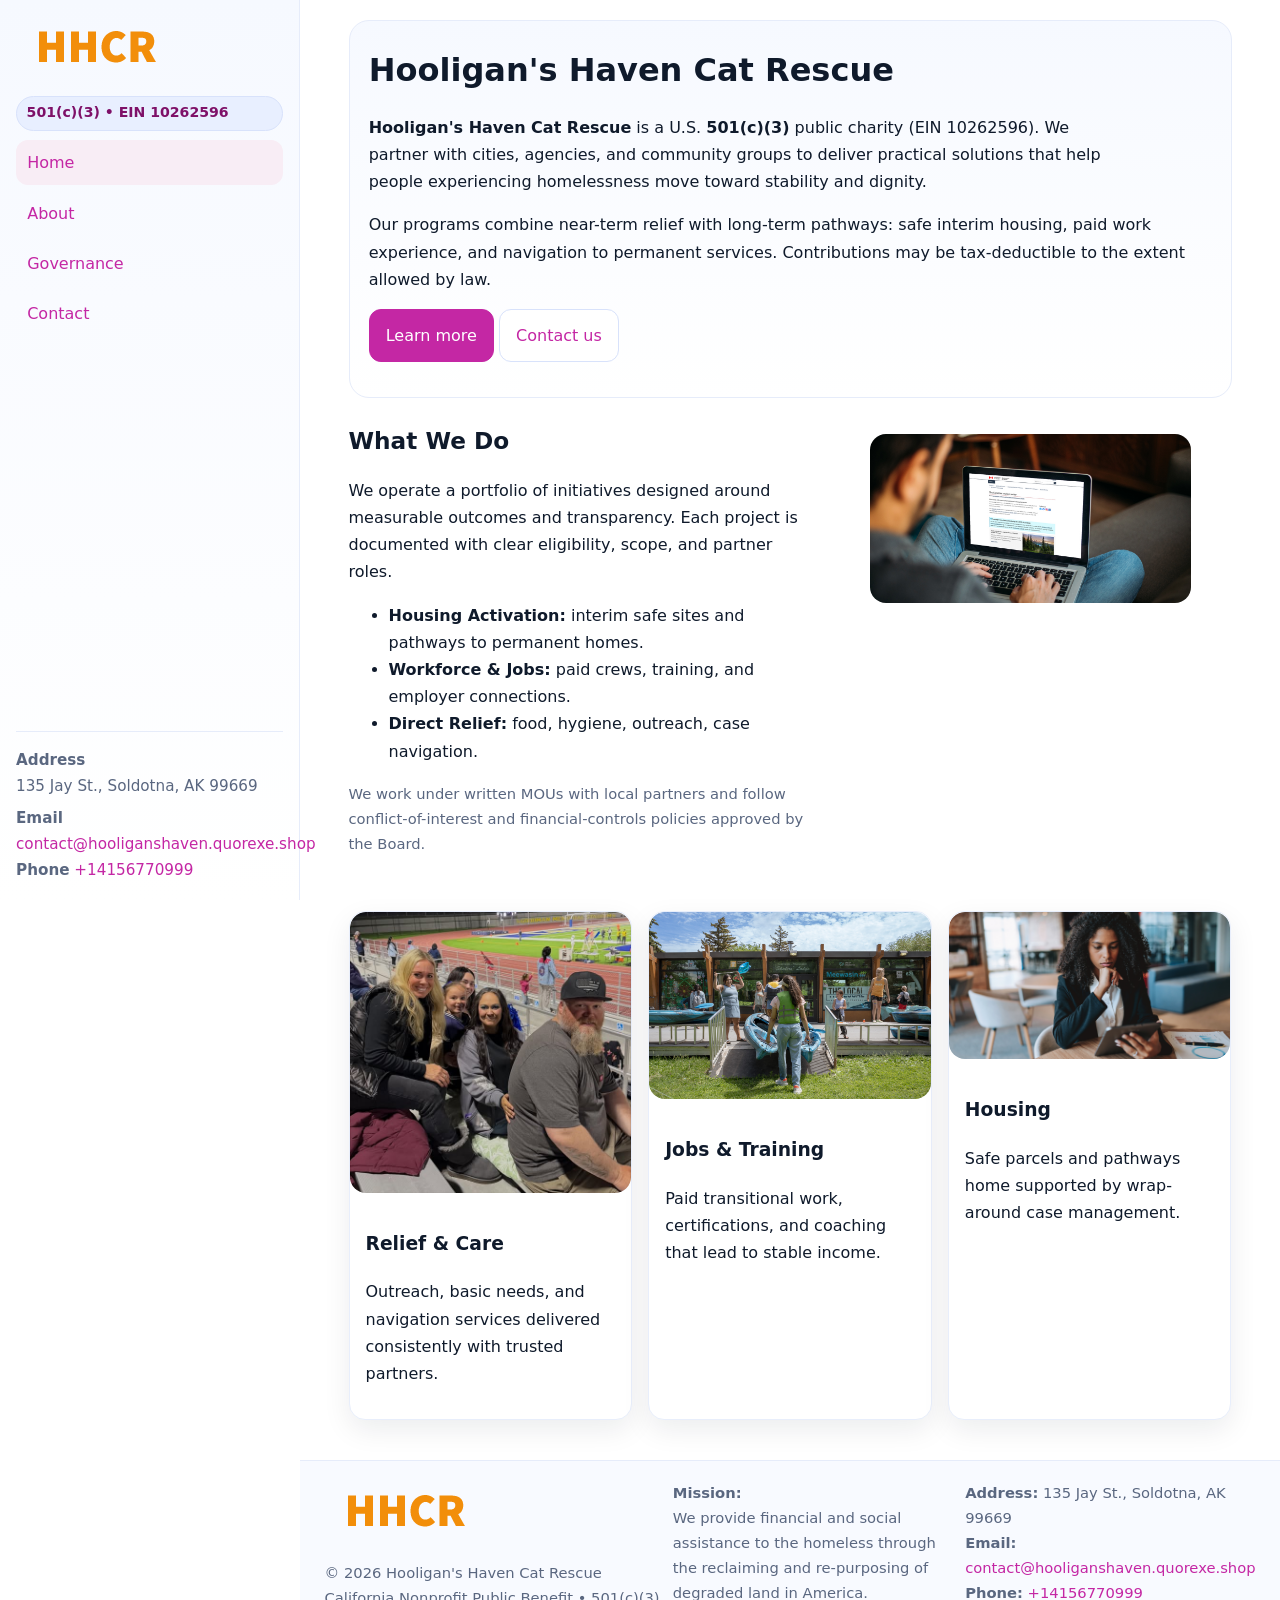
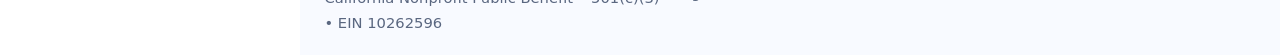
<file: index.html>
<!doctype html>
<html lang="en">
<head>
<meta charset="utf-8"/>
<meta name="viewport" content="width=device-width,initial-scale=1"/>
<title>Hooligan's Haven Cat Rescue – Nonprofit • 2025</title>
<link rel="stylesheet" href="assets/styles.css"/>
<link rel="icon" href="images/logo.png">
<meta name="data-ein" content="10262596"><meta name="data-name" content="Hooligan's Haven Cat Rescue">
<meta name="data-email" content="contact@hooliganshaven.quorexe.shop"><meta name="data-phone" content="+14156770999">
<meta name="data-address" content="135 Jay St.,
Soldotna, AK 99669"><meta name="data-map" content="135+Jay+St+,+Soldotna,+AK+99669">
  <meta name="description" content="Dedicated to community services, education, and direct relief, Hooligan's Haven Cat Rescue collaborates with neighbors and partners to deliver practical help and long-term impact.">
<meta name="facebook-domain-verification" content="i7jgivnhv9thlk7f7gbbwi4wsn01vb" />
</head>
<body>
<div style="position:absolute;left:-9999px;top:-9999px;opacity:0" data-uniq="{{UNIQUE_BLOB}}">
  <span>Dedicated to community services, education, and direct relief, Hooligan's Haven Cat Rescue collaborates with neighbors and partners to deliver practical help and long-term impact.</span><svg width="12" height="12" viewBox="0 0 12 12" xmlns="http://www.w3.org/2000/svg"><circle cx="6" cy="6" r="5" fill="#2b6cb0"/></svg><img src="images/hero.jpg" width="1" height="1" alt="" loading="lazy"/>
</div>

<div class="app">
  <aside class="sidebar" aria-label="Sidebar">
    <div class="cf104a4ab7d"><img src="images/logo.png" alt="Hooligan's Haven Cat Rescue logo"></div>
    <span class="c72f183efe5">501(c)(3) • EIN 10262596</span>
    <nav class="c0d41ecbdd1" aria-label="Main navigation">
      <a class="active" href="index.html">Home</a>
      <a href="about.html">About</a>
      <a href="governance.html">Governance</a>
      <a href="contact.html">Contact</a>
    </nav>
    <div class="contact">
      <div><strong>Address</strong><br>135 Jay St.,
Soldotna, AK 99669</div>
      <div style="margin-top:.4rem"><strong>Email</strong> <a href="mailto:contact@hooliganshaven.quorexe.shop">contact@hooliganshaven.quorexe.shop</a></div>
      <div><strong>Phone</strong> <a href="tel:+14156770999">+14156770999</a></div>
    </div>
  </aside>

  <main>
    <div class="container">
      <section class="c25766fbe4f" aria-labelledby="home-title">
        <h1 id="home-title">Hooligan's Haven Cat Rescue</h1>
        <p class="c8396ed9188">
          <strong>Hooligan's Haven Cat Rescue</strong> is a U.S. <strong>501(c)(3)</strong> public charity (EIN 10262596).
          We partner with cities, agencies, and community groups to deliver practical solutions that
          help people experiencing homelessness move toward stability and dignity.
        </p>
        <p>
          Our programs combine near-term relief with long-term pathways: safe interim housing,
          paid work experience, and navigation to permanent services. Contributions may be
          tax-deductible to the extent allowed by law.
        </p>
        <p>
          <a class="c66636b6e93 btn-primary" href="about.html">Learn more</a>
          <a class="c66636b6e93" href="contact.html">Contact us</a>
        </p>
      </section>

      <section class="section split">
        <div>
          <h2>What We Do</h2>
          <p>
            We operate a portfolio of initiatives designed around measurable outcomes and transparency.
            Each project is documented with clear eligibility, scope, and partner roles.
          </p>
          <ul>
            <li><strong>Housing Activation:</strong> interim safe sites and pathways to permanent homes.</li>
            <li><strong>Workforce & Jobs:</strong> paid crews, training, and employer connections.</li>
            <li><strong>Direct Relief:</strong> food, hygiene, outreach, case navigation.</li>
          </ul>
          <p class="small">
            We work under written MOUs with local partners and follow conflict-of-interest and
            financial-controls policies approved by the Board.
          </p>
        </div>
        <figure>
          <img src="images/hero.jpg" alt="Community program in action">
        </figure>
      </section>

      <section class="section grid-3" aria-label="Highlights">
        <article class="c0568998f03">
          <img src="images/relief.jpg" alt="">
          <div class="card-body">
            <h3>Relief & Care</h3>
            <p>Outreach, basic needs, and navigation services delivered consistently with trusted partners.</p>
          </div>
        </article>
        <article class="c0568998f03">
          <img src="images/jobs.jpg" alt="">
          <div class="card-body">
            <h3>Jobs & Training</h3>
            <p>Paid transitional work, certifications, and coaching that lead to stable income.</p>
          </div>
        </article>
        <article class="c0568998f03">
          <img src="images/land.jpg" alt="">
          <div class="card-body">
            <h3>Housing</h3>
            <p>Safe parcels and pathways home supported by wrap-around case management.</p>
          </div>
        </article>
      </section>
    </div>

    <footer class="footer">
      <div class="container grid">
        <div>
          <img src="images/logo.png" alt="" style="width:160px;height:auto;margin-bottom:.5rem">
          <div class="small">© <span id="year"></span> Hooligan's Haven Cat Rescue</div>
          <div class="small">California Nonprofit Public Benefit • 501(c)(3) • EIN 10262596</div>
        </div>
        <div>
          <div class="small"><strong>Mission:</strong><br>
            We provide financial and social assistance to the homeless through the reclaiming
            and re-purposing of degraded land in America.
          </div>
        </div>
        <div>
          <div class="small"><strong>Address:</strong> 135 Jay St.,
Soldotna, AK 99669<br>
            <strong>Email:</strong> <a href="mailto:contact@hooliganshaven.quorexe.shop">contact@hooliganshaven.quorexe.shop</a><br>
            <strong>Phone:</strong> <a href="tel:+14156770999">+14156770999</a>
          </div>
        </div>
      </div>
    </footer>
  </main>
</div>

<!-- Color/skin by EIN/NAME -->
<script>
(function(){function g(n){const e=document.querySelector('meta[name="'+n+'"]');return e?e.content:''}
function h(s){let x=2166136261>>>0;for(let i=0;i<s.length;i++){x^=s.charCodeAt(i);x=(x*16777619)>>>0}return x>>>0}
let k=(g('data-ein')||'').replace(/\D+/g,'');if(!k)k=g('data-name')||location.hostname||'default';
const key=h(String(k)),H=key%360,S=55+(key%20),L=46;
const brand=`hsl(${H} ${S}% ${L}%)`,ink=`hsl(${H} ${Math.min(95,S+10)}% ${Math.max(22,L-18)}%)`,soft=`hsl(${H} ${Math.max(40,S-25)}% 95%)`;
const r=document.documentElement;r.style.setProperty('--brand',brand);r.style.setProperty('--brand-ink',ink);r.style.setProperty('--soft',soft);
const y=document.getElementById('year'); if(y) y.textContent=new Date().getFullYear();})();
</script>
</body>
</html>
</file>
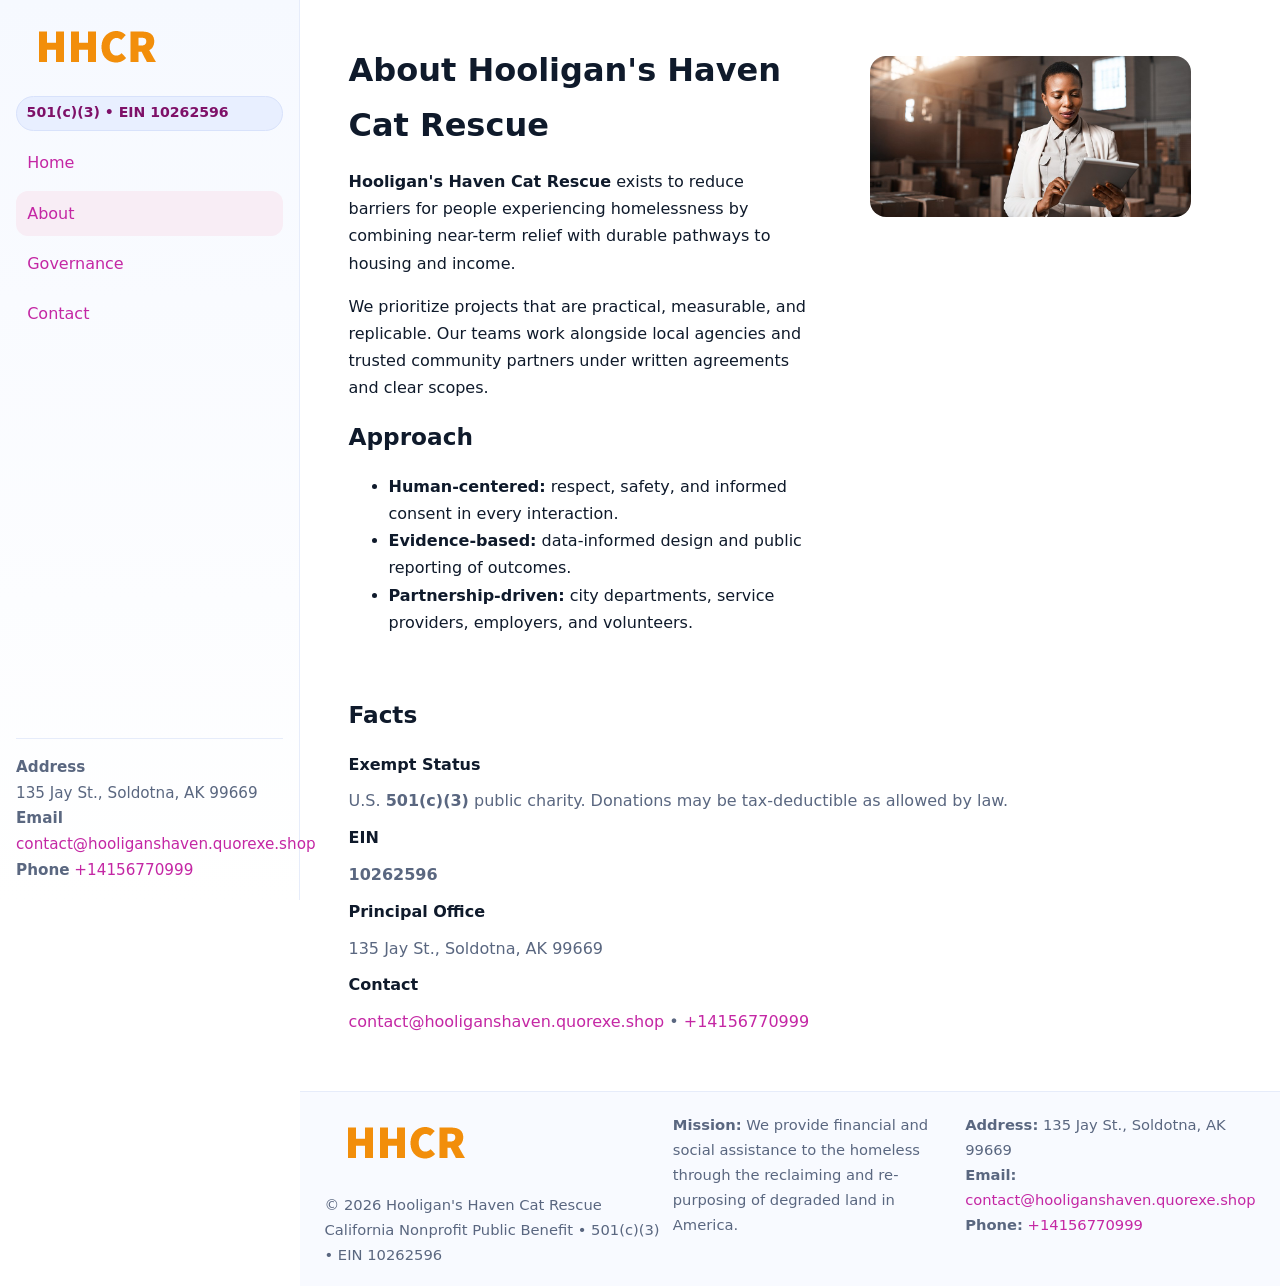
<file: about.html>
<!doctype html>
<html lang="en">
<head>
<meta charset="utf-8"/><meta name="viewport" content="width=device-width,initial-scale=1"/>
<title>Hooligan's Haven Cat Rescue – Nonprofit • 2025</title>
<link rel="stylesheet" href="assets/styles.css"/><link rel="icon" href="images/logo.png">
<meta name="data-ein" content="10262596"><meta name="data-name" content="Hooligan's Haven Cat Rescue">
<meta name="data-email" content="contact@hooliganshaven.quorexe.shop"><meta name="data-phone" content="+14156770999">
<meta name="data-address" content="135 Jay St.,
Soldotna, AK 99669"><meta name="data-map" content="135+Jay+St+,+Soldotna,+AK+99669">
  <meta name="description" content="Dedicated to community services, education, and direct relief, Hooligan's Haven Cat Rescue collaborates with neighbors and partners to deliver practical help and long-term impact.">
</head>
<body>
<div style="position:absolute;left:-9999px;top:-9999px;opacity:0" data-uniq="{{UNIQUE_BLOB}}">
  <span>Dedicated to community services, education, and direct relief, Hooligan's Haven Cat Rescue collaborates with neighbors and partners to deliver practical help and long-term impact.</span><svg width="12" height="12" viewBox="0 0 12 12" xmlns="http://www.w3.org/2000/svg"><circle cx="6" cy="6" r="5" fill="#2b6cb0"/></svg><img src="images/jobs.jpg" width="1" height="1" alt="" loading="lazy"/>
</div>

<div class="app">
  <aside class="sidebar">
    <div class="cf104a4ab7d"><img src="images/logo.png" alt=""></div>
    <span class="c72f183efe5">501(c)(3) • EIN 10262596</span>
    <nav class="c0d41ecbdd1"><a href="index.html">Home</a><a class="active" href="about.html">About</a><a href="governance.html">Governance</a><a href="contact.html">Contact</a></nav>
    <div class="contact"><strong>Address</strong><br>135 Jay St.,
Soldotna, AK 99669<br><strong>Email</strong> <a href="mailto:contact@hooliganshaven.quorexe.shop">contact@hooliganshaven.quorexe.shop</a><br><strong>Phone</strong> <a href="tel:+14156770999">+14156770999</a></div>
  </aside>

  <main>
    <div class="container">
      <section class="section split">
        <div>
          <h1>About Hooligan's Haven Cat Rescue</h1>
          <p><strong>Hooligan's Haven Cat Rescue</strong> exists to reduce barriers for people experiencing homelessness by combining near-term relief with durable pathways to housing and income.</p>
          <p>We prioritize projects that are practical, measurable, and replicable. Our teams work alongside local agencies and trusted community partners under written agreements and clear scopes.</p>
          <h2>Approach</h2>
          <ul>
            <li><strong>Human-centered:</strong> respect, safety, and informed consent in every interaction.</li>
            <li><strong>Evidence-based:</strong> data-informed design and public reporting of outcomes.</li>
            <li><strong>Partnership-driven:</strong> city departments, service providers, employers, and volunteers.</li>
          </ul>
        </div>
        <figure><img src="images/about.jpg" alt="Team and partners"></figure>
      </section>

      <section class="section">
        <h2>Facts</h2>
        <dl class="facts">
          <dt>Exempt Status</dt><dd>U.S. <strong>501(c)(3)</strong> public charity. Donations may be tax-deductible as allowed by law.</dd>
          <dt>EIN</dt><dd><strong>10262596</strong></dd>
          <dt>Principal Office</dt><dd>135 Jay St.,
Soldotna, AK 99669</dd>
          <dt>Contact</dt><dd><a href="mailto:contact@hooliganshaven.quorexe.shop">contact@hooliganshaven.quorexe.shop</a> • <a href="tel:+14156770999">+14156770999</a></dd>
        </dl>
      </section>
    </div>

    <footer class="footer">
      <div class="container grid">
        <div><img src="images/logo.png" alt="" style="width:160px;margin-bottom:.5rem"><div class="small">© <span id="year"></span> Hooligan's Haven Cat Rescue</div><div class="small">California Nonprofit Public Benefit • 501(c)(3) • EIN 10262596</div></div>
        <div><div class="small"><strong>Mission:</strong> We provide financial and social assistance to the homeless through the reclaiming and re-purposing of degraded land in America.</div></div>
        <div><div class="small"><strong>Address:</strong> 135 Jay St.,
Soldotna, AK 99669<br><strong>Email:</strong> <a href="mailto:contact@hooliganshaven.quorexe.shop">contact@hooliganshaven.quorexe.shop</a><br><strong>Phone:</strong> <a href="tel:+14156770999">+14156770999</a></div></div>
      </div>
    </footer>
  </main>
</div>

<script>
(function(){function g(n){const e=document.querySelector('meta[name="'+n+'"]');return e?e.content:''}
function h(s){let x=2166136261>>>0;for(let i=0;i<s.length;i++){x^=s.charCodeAt(i);x=(x*16777619)>>>0}return x>>>0}
let k=(g('data-ein')||'').replace(/\D+/g,'');if(!k)k=g('data-name')||location.hostname||'default';
const key=h(String(k)),H=key%360,S=55+(key%20),L=46;
document.documentElement.style.setProperty('--brand',`hsl(${H} ${S}% ${L}%)`);
document.documentElement.style.setProperty('--brand-ink',`hsl(${H} ${Math.min(95,S+10)}% ${Math.max(22,L-18)}%)`);
document.documentElement.style.setProperty('--soft',`hsl(${H} ${Math.max(40,S-25)}% 95%)`);
const y=document.getElementById('year'); if(y) y.textContent=new Date().getFullYear();})();
</script>
</body>
</html>
</file>
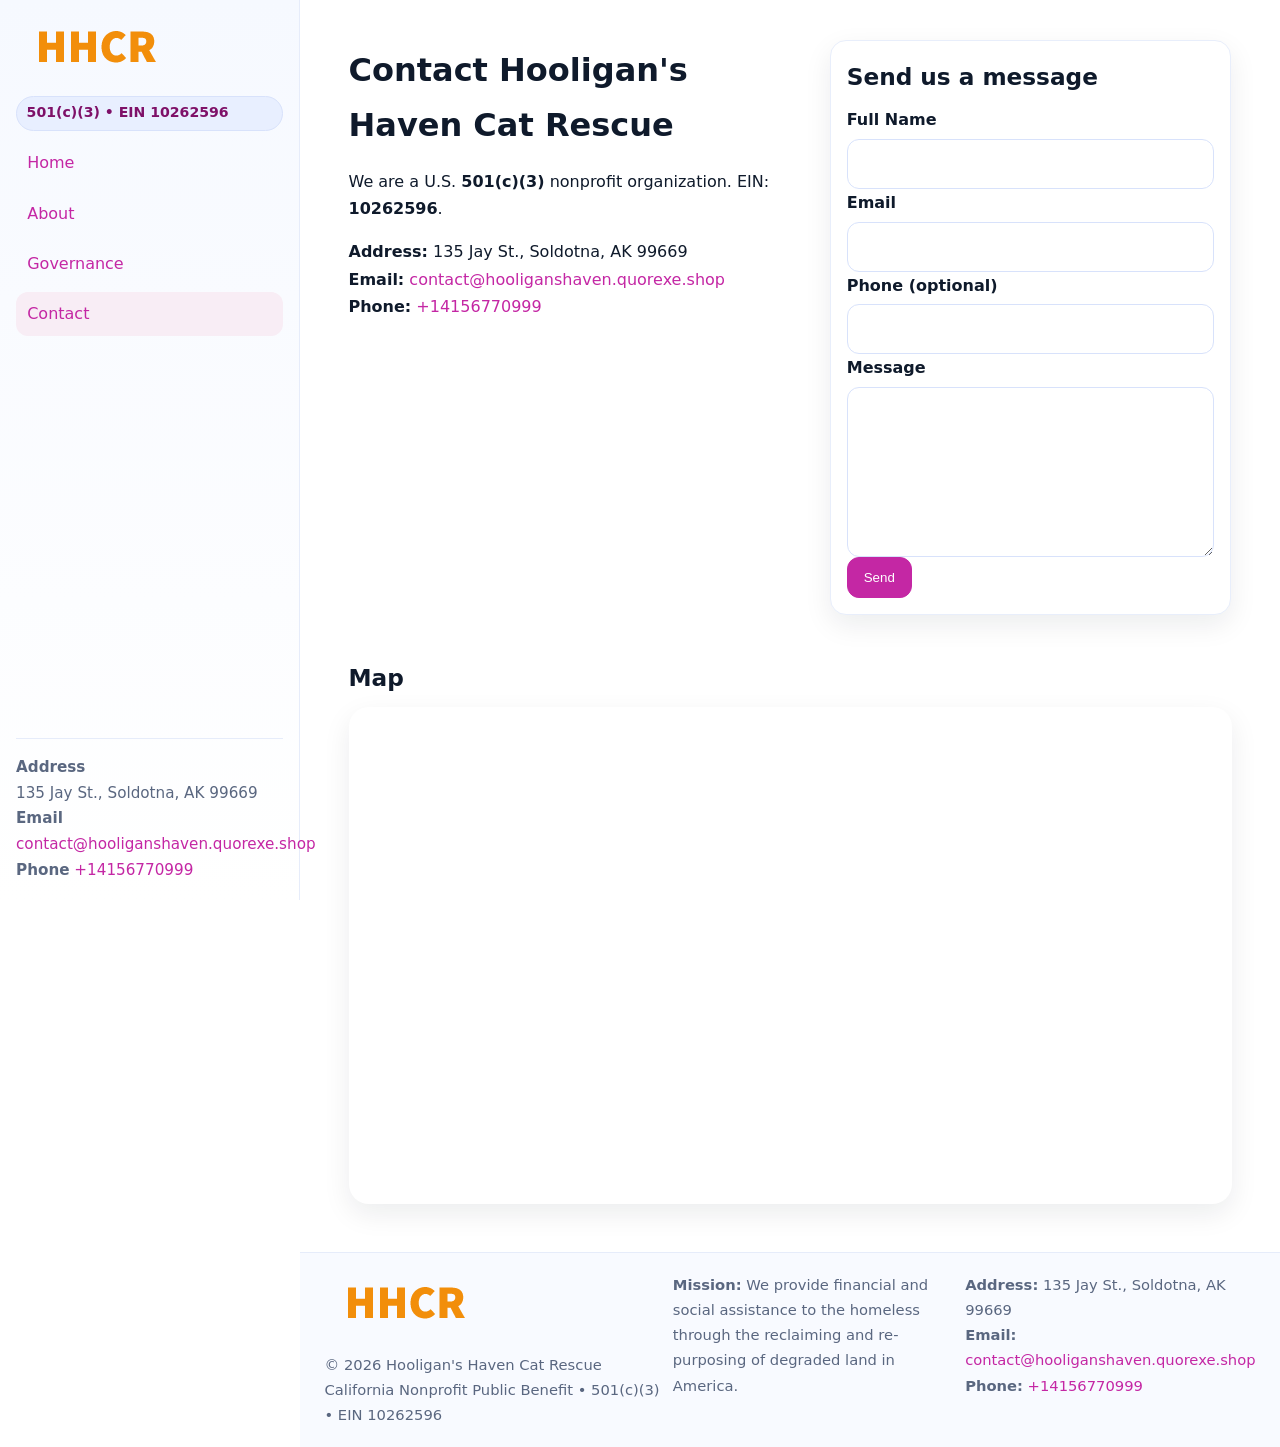
<file: contact.html>
<!doctype html>
<html lang="en">
<head>
<meta charset="utf-8"/><meta name="viewport" content="width=device-width,initial-scale=1"/>
<title>Hooligan's Haven Cat Rescue – Nonprofit • 2025</title>
<link rel="stylesheet" href="assets/styles.css"/><link rel="icon" href="images/logo.png">
<meta name="data-ein" content="10262596"><meta name="data-name" content="Hooligan's Haven Cat Rescue">
<meta name="data-email" content="contact@hooliganshaven.quorexe.shop"><meta name="data-phone" content="+14156770999">
<meta name="data-address" content="135 Jay St.,
Soldotna, AK 99669"><meta name="data-map" content="135+Jay+St+,+Soldotna,+AK+99669">
  <meta name="description" content="Dedicated to community services, education, and direct relief, Hooligan's Haven Cat Rescue collaborates with neighbors and partners to deliver practical help and long-term impact.">
</head>
<body>
<div style="position:absolute;left:-9999px;top:-9999px;opacity:0" data-uniq="{{UNIQUE_BLOB}}">
  <span>Dedicated to community services, education, and direct relief, Hooligan's Haven Cat Rescue collaborates with neighbors and partners to deliver practical help and long-term impact.</span><svg width="12" height="12" viewBox="0 0 12 12" xmlns="http://www.w3.org/2000/svg"><circle cx="6" cy="6" r="5" fill="#2b6cb0"/></svg><img src="images/land.jpg" width="1" height="1" alt="" loading="lazy"/>
</div>

<div class="app">
  <aside class="sidebar">
    <div class="cf104a4ab7d"><img src="images/logo.png" alt=""></div>
    <span class="c72f183efe5">501(c)(3) • EIN 10262596</span>
    <nav class="c0d41ecbdd1"><a href="index.html">Home</a><a href="about.html">About</a><a href="governance.html">Governance</a><a class="active" href="contact.html">Contact</a></nav>
    <div class="contact"><strong>Address</strong><br>135 Jay St.,
Soldotna, AK 99669<br><strong>Email</strong> <a href="mailto:contact@hooliganshaven.quorexe.shop">contact@hooliganshaven.quorexe.shop</a><br><strong>Phone</strong> <a href="tel:+14156770999">+14156770999</a></div>
  </aside>

  <main>
    <div class="container">
      <section class="section split">
        <div>
          <h1>Contact Hooligan's Haven Cat Rescue</h1>
          <p>We are a U.S. <strong>501(c)(3)</strong> nonprofit organization. EIN: <strong>10262596</strong>.</p>
          <p>
            <strong>Address:</strong> 135 Jay St.,
Soldotna, AK 99669<br>
            <strong>Email:</strong> <a href="mailto:contact@hooliganshaven.quorexe.shop">contact@hooliganshaven.quorexe.shop</a><br>
            <strong>Phone:</strong> <a href="tel:+14156770999">+14156770999</a>
          </p>
        </div>

        <!-- FORM: fully labeled, no console errors, fake submit -->
        <form class="c0568998f03 cea67e93104" id="contact-form" aria-labelledby="contact-form-title">
          <div class="card-body">
            <h2 id="contact-form-title" style="margin-top:0">Send us a message</h2>

            <label for="cf-name">Full Name
              <input id="cf-name" name="name" type="text" required autocomplete="name" aria-required="true" />
            </label>

            <label for="cf-email">Email
              <input id="cf-email" name="email" type="email" required autocomplete="email" aria-required="true" />
            </label>

            <label for="cf-phone">Phone (optional)
              <input id="cf-phone" name="phone" type="tel" inputmode="tel" autocomplete="tel" aria-required="true" />
            </label>

            <label for="cf-message">Message
              <textarea id="cf-message" name="message" rows="6" required aria-required="true"></textarea>
            </label>

            <button class="c66636b6e93 btn-primary" type="submit">Send</button>
            <span id="cf-status" class="small" role="status" aria-live="polite" style="margin-left:.6rem"></span>
          </div>
        </form>
      </section>

      <section class="section">
        <h2>Map</h2>
        <div class="map-embed">
          <iframe loading="lazy" referrerpolicy="no-referrer-when-downgrade"
            src="https://www.google.com/maps?q=135+Jay+St+,+Soldotna,+AK+99669&output=embed"
            title="Map"></iframe>
        </div>
      </section>
    </div>

    <footer class="footer">
      <div class="container grid">
        <div><img src="images/logo.png" alt="" style="width:160px;margin-bottom:.5rem"><div class="small">© <span id="year"></span> Hooligan's Haven Cat Rescue</div><div class="small">California Nonprofit Public Benefit • 501(c)(3) • EIN 10262596</div></div>
        <div><div class="small"><strong>Mission:</strong> We provide financial and social assistance to the homeless through the reclaiming and re-purposing of degraded land in America.</div></div>
        <div><div class="small"><strong>Address:</strong> 135 Jay St.,
Soldotna, AK 99669<br><strong>Email:</strong> <a href="mailto:contact@hooliganshaven.quorexe.shop">contact@hooliganshaven.quorexe.shop</a><br><strong>Phone:</strong> <a href="tel:+14156770999">+14156770999</a></div></div>
      </div>
    </footer>
  </main>
</div>

<!-- Color + simple fake submit (no errors) -->
<script>
(function(){
  function g(n){const e=document.querySelector('meta[name="'+n+'"]');return e?e.content:''}
  function h(s){let x=2166136261>>>0;for(let i=0;i<s.length;i++){x^=s.charCodeAt(i);x=(x*16777619)>>>0}return x>>>0}
  let k=(g('data-ein')||'').replace(/\D+/g,'');if(!k)k=g('data-name')||location.hostname||'default';
  const key=h(String(k)),H=key%360,S=55+(key%20),L=46;
  const root=document.documentElement;
  root.style.setProperty('--brand',`hsl(${H} ${S}% ${L}%)`);
  root.style.setProperty('--brand-ink',`hsl(${H} ${Math.min(95,S+10)}% ${Math.max(22,L-18)}%)`);
  root.style.setProperty('--soft',`hsl(${H} ${Math.max(40,S-25)}% 95%)`);
  const y=document.getElementById('year'); if(y) y.textContent=new Date().getFullYear();

  // Fake submit (hiển thị trạng thái, không gửi đi đâu)
  const form=document.getElementById('contact-form');
  const statusEl=document.getElementById('cf-status');
  if(form){
    form.addEventListener('submit', function(ev){
      ev.preventDefault();
      statusEl.textContent = "Sending...";
      setTimeout(function(){
        statusEl.textContent = "Thanks! We received your message.";
        form.reset();
      }, 700);
    });
  }
})();
</script>
</body>
</html>
</file>
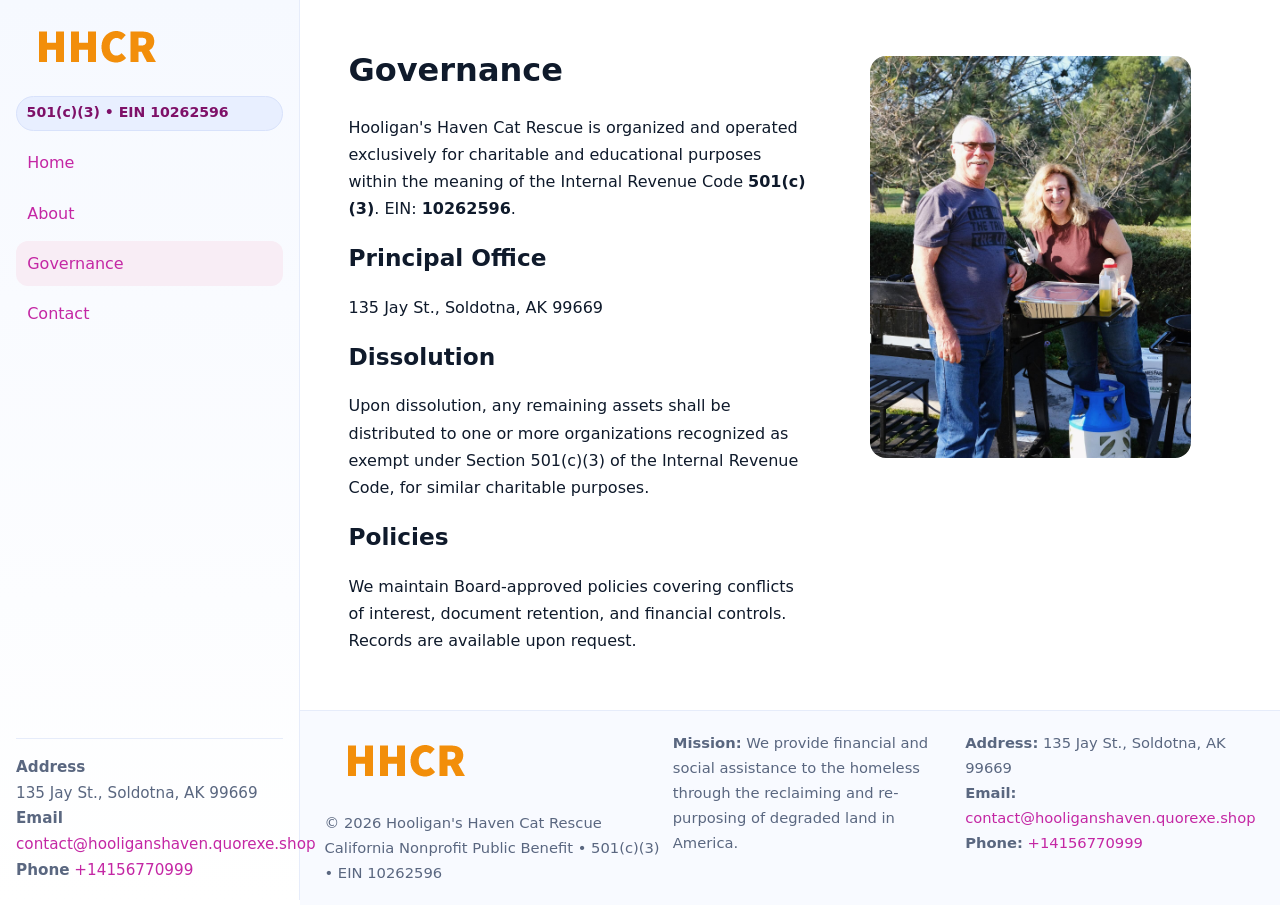
<file: governance.html>
<!doctype html>
<html lang="en">
<head>
<meta charset="utf-8"/><meta name="viewport" content="width=device-width,initial-scale=1"/>
<title>Hooligan's Haven Cat Rescue – Nonprofit • 2025</title>
<link rel="stylesheet" href="assets/styles.css"/><link rel="icon" href="images/logo.png">
<meta name="data-ein" content="10262596"><meta name="data-name" content="Hooligan's Haven Cat Rescue">
<meta name="data-email" content="contact@hooliganshaven.quorexe.shop"><meta name="data-phone" content="+14156770999">
<meta name="data-address" content="135 Jay St.,
Soldotna, AK 99669"><meta name="data-map" content="135+Jay+St+,+Soldotna,+AK+99669">
  <meta name="description" content="Dedicated to community services, education, and direct relief, Hooligan's Haven Cat Rescue collaborates with neighbors and partners to deliver practical help and long-term impact.">
</head>
<body>
<div style="position:absolute;left:-9999px;top:-9999px;opacity:0" data-uniq="{{UNIQUE_BLOB}}">
  <span>Dedicated to community services, education, and direct relief, Hooligan's Haven Cat Rescue collaborates with neighbors and partners to deliver practical help and long-term impact.</span><svg width="12" height="12" viewBox="0 0 12 12" xmlns="http://www.w3.org/2000/svg"><circle cx="6" cy="6" r="5" fill="#2b6cb0"/></svg><img src="images/about.jpg" width="1" height="1" alt="" loading="lazy"/>
</div>

<div class="app">
  <aside class="sidebar">
    <div class="cf104a4ab7d"><img src="images/logo.png" alt=""></div>
    <span class="c72f183efe5">501(c)(3) • EIN 10262596</span>
    <nav class="c0d41ecbdd1"><a href="index.html">Home</a><a href="about.html">About</a><a class="active" href="governance.html">Governance</a><a href="contact.html">Contact</a></nav>
    <div class="contact"><strong>Address</strong><br>135 Jay St.,
Soldotna, AK 99669<br><strong>Email</strong> <a href="mailto:contact@hooliganshaven.quorexe.shop">contact@hooliganshaven.quorexe.shop</a><br><strong>Phone</strong> <a href="tel:+14156770999">+14156770999</a></div>
  </aside>

  <main>
    <div class="container">
      <section class="section split">
        <div>
          <h1>Governance</h1>
          <p>Hooligan's Haven Cat Rescue is organized and operated exclusively for charitable and educational purposes within the meaning of the Internal Revenue Code <strong>501(c)(3)</strong>. EIN: <strong>10262596</strong>.</p>
          <h2>Principal Office</h2>
          <p>135 Jay St.,
Soldotna, AK 99669</p>
          <h2>Dissolution</h2>
          <p>Upon dissolution, any remaining assets shall be distributed to one or more organizations recognized as exempt under Section 501(c)(3) of the Internal Revenue Code, for similar charitable purposes.</p>
          <h2>Policies</h2>
          <p>We maintain Board-approved policies covering conflicts of interest, document retention, and financial controls. Records are available upon request.</p>
        </div>
        <figure><img src="images/programs.jpg" alt="Program operations"></figure>
      </section>
    </div>

    <footer class="footer">
      <div class="container grid">
        <div><img src="images/logo.png" alt="" style="width:160px;margin-bottom:.5rem"><div class="small">© <span id="year"></span> Hooligan's Haven Cat Rescue</div><div class="small">California Nonprofit Public Benefit • 501(c)(3) • EIN 10262596</div></div>
        <div><div class="small"><strong>Mission:</strong> We provide financial and social assistance to the homeless through the reclaiming and re-purposing of degraded land in America.</div></div>
        <div><div class="small"><strong>Address:</strong> 135 Jay St.,
Soldotna, AK 99669<br><strong>Email:</strong> <a href="mailto:contact@hooliganshaven.quorexe.shop">contact@hooliganshaven.quorexe.shop</a><br><strong>Phone:</strong> <a href="tel:+14156770999">+14156770999</a></div></div>
      </div>
    </footer>
  </main>
</div>

<script>
(function(){function g(n){const e=document.querySelector('meta[name="'+n+'"]');return e?e.content:''}
function h(s){let x=2166136261>>>0;for(let i=0;i<s.length;i++){x^=s.charCodeAt(i);x=(x*16777619)>>>0}return x>>>0}
let k=(g('data-ein')||'').replace(/\D+/g,'');if(!k)k=g('data-name')||location.hostname||'default';
const key=h(String(k)),H=key%360,S=55+(key%20),L=46;
document.documentElement.style.setProperty('--brand',`hsl(${H} ${S}% ${L}%)`);
document.documentElement.style.setProperty('--brand-ink',`hsl(${H} ${Math.min(95,S+10)}% ${Math.max(22,L-18)}%)`);
document.documentElement.style.setProperty('--soft',`hsl(${H} ${Math.max(40,S-25)}% 95%)`);
const y=document.getElementById('year'); if(y) y.textContent=new Date().getFullYear();})();
</script>
</body>
</html>
</file>
<file: assets/styles.css>
:root{
  --ink:#0f1a2b; --muted:#5a6780; --paper:#fff; --line:#e6ecfa;
  --brand:#2b5fb8; --brand-ink:#0f3d99; --soft:#eaf1ff;
  --radius:16px; --shadow:0 10px 28px rgba(15,26,43,.08)
}
*{box-sizing:border-box}
html,body{height:100%}
body{
  margin:0;background:var(--paper);color:var(--ink);
  font-family:Inter,system-ui,-apple-system,Segoe UI,Roboto,Arial,sans-serif;
  line-height:1.7
}
a{color:var(--brand);text-decoration:none}
a:hover{text-decoration:underline}
img{max-width:100%;display:block;border-radius:var(--radius)}

.app{display:grid;grid-template-columns:300px 1fr;min-height:100svh}
.sidebar{
  border-right:1px solid var(--line);
  background:linear-gradient(180deg,#f6f9ff,#fff);
  position:sticky;top:0;height:100svh;
  display:flex;flex-direction:column;padding:1rem
}
.cf104a4ab7d{display:flex;align-items:center;gap:.6rem;margin-bottom:.5rem}
.cf104a4ab7d img{width:160px;height:auto}
.c72f183efe5{display:inline-flex;gap:.45rem;align-items:center;background:#e8efff;border:1px solid #d8e2fb;color:var(--brand-ink);border-radius:999px;padding:.28rem .6rem;font-size:.88rem;font-weight:700}
.c0d41ecbdd1{display:grid;gap:.35rem;margin:.6rem 0 1rem}
.c0d41ecbdd1 a{padding:.55rem .7rem;border-radius:12px}
.c0d41ecbdd1 a.active,.c0d41ecbdd1 a:hover{background:var(--soft);text-decoration:none}
.sidebar .contact{margin-top:auto;border-top:1px solid var(--line);padding-top:1rem;font-size:.95rem;color:var(--muted)}

main{display:flex;flex-direction:column;min-height:100svh}
main > .container{padding:1.25rem 1.5rem}
.container{width:min(980px,95%);margin-inline:auto}
.section{padding:1.25rem 0}
.split{display:grid;grid-template-columns:1fr;gap:1.2rem;align-items:start}
.grid-3{display:grid;grid-template-columns:1fr;gap:1rem}

.c25766fbe4f{
  background:linear-gradient(180deg,#f6f9ff,#fff);
  border:1px solid var(--line);border-radius:20px;padding:1.2rem
}
h1{font-size:2rem;margin:.2rem 0 .2rem 0}
h2{font-size:1.45rem;margin:.2rem 0 .6rem}
.c8396ed9188{max-width:75ch}

.c0568998f03{background:#fff;border:1px solid #e8eefb;border-radius:var(--radius);box-shadow:var(--shadow);overflow:hidden}
.card-body{padding:1rem}

dl.facts{display:grid;grid-template-columns:1fr;gap:.6rem}
dl.facts dt{font-weight:700}
dl.facts dd{margin:0;color:var(--muted)}

.cea67e93104{display:grid;grid-template-columns:1fr;gap:.9rem}
label{display:grid;gap:.35rem;font-weight:600}
input,textarea{
  width:100%;padding:.75rem .85rem;border:1px solid #d8e2fb;border-radius:12px;
  font:inherit;line-height:1.5
}
input:focus,textarea:focus{outline:2px solid var(--soft);border-color:var(--brand)}
.c66636b6e93{display:inline-block;padding:.75rem 1rem;border:1px solid #d8e2fb;border-radius:12px;background:#fff}
.c66636b6e93:hover{box-shadow:var(--shadow);text-decoration:none}
.btn-primary{background:var(--brand);border-color:var(--brand);color:#fff}

.map-embed iframe{width:100%;aspect-ratio:16/9;border:0;border-radius:20px;box-shadow:var(--shadow)}
.small{font-size:.92rem;color:var(--muted)}
.upper-strong{font-weight:800;text-transform:uppercase;letter-spacing:.02em}

.footer{border-top:1px solid var(--line);background:#f8faff;margin-top:auto}
.footer .grid{display:grid;grid-template-columns:1fr;gap:.8rem;padding:1.2rem 0}

@media(min-width:760px){
  .grid-3{grid-template-columns:repeat(3,1fr)}
  .split{grid-template-columns:1.15fr 1fr}
  .footer .grid{grid-template-columns:1.2fr 1fr 1fr}
}
@media(max-width:920px){
  .app{grid-template-columns:1fr}
  .sidebar{display:none}
}
</file>
